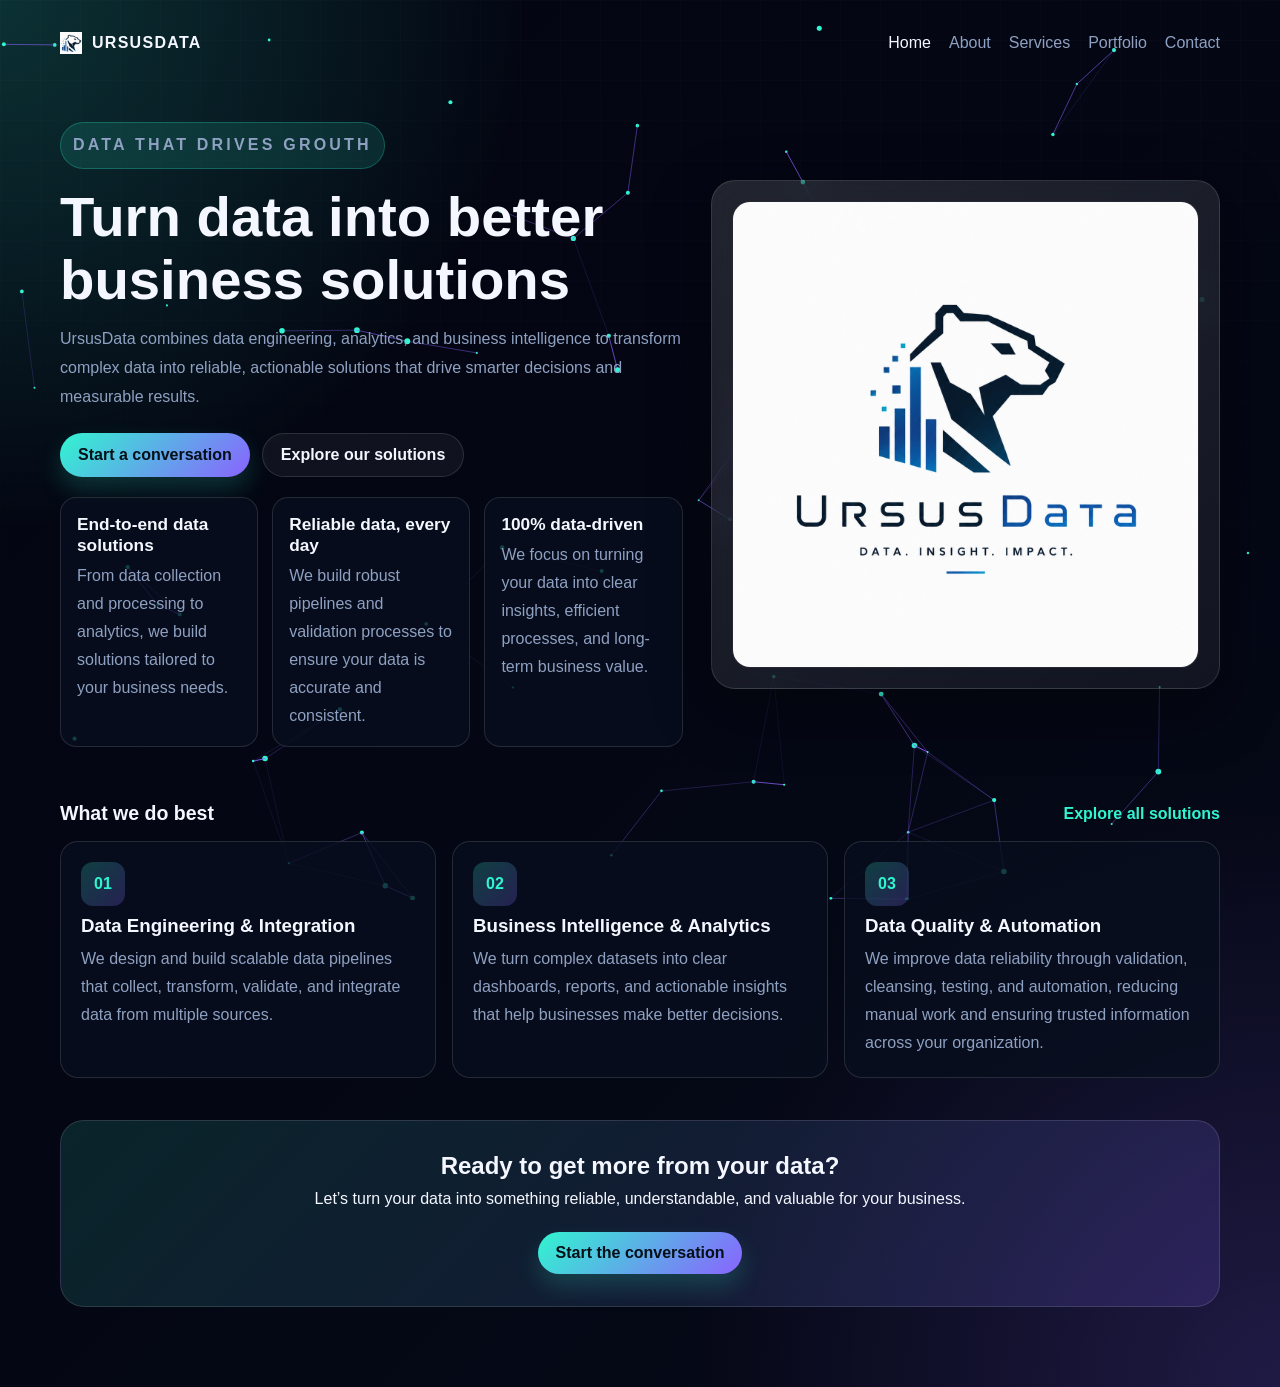
<file: index.html>
<!DOCTYPE html>
<html lang="en">
  <head>
    <link rel="icon" type="image/png" href="assets/icons/UrsusDataIcon.ico">
    <meta charset="UTF-8" />
    <meta name="viewport" content="width=device-width, initial-scale=1.0" />
    <title>UrsusData</title>
    <meta name="description" content="Data That Drives Growth" />
    <link rel="stylesheet" href="css/style.css" />
  </head>
  <body>
    <canvas id="particles"></canvas>

    <div class="page-shell">
      <header class="site-header">
        <a class="brand" href="/">
          <img src="assets/icons/UrsusDataIcon.ico" alt="UrsusData" class="brand-logo">
          UrsusData
        </a>
        <nav class="nav-links">
          <a class="active" href="/">Home</a>
          <a href="/about">About</a>
          <a href="/services">Services</a>
          <a href="/portfolio">Portfolio</a>
          <a href="/contact">Contact</a>
        </nav>
      </header>   

      <section class="hero">
        <div class="fade-up">
          <p class="eyebrow">Data That Drives Grouth</p>
          <h1>Turn data into better business solutions</h1>
          <p class="lead">
            UrsusData combines data engineering, analytics, and business intelligence to transform complex data into reliable, actionable solutions that drive smarter decisions and measurable results.
          </p>
          <div class="actions">
            <a class="btn btn-primary" href="/contact">Start a conversation</a>
            <a class="btn btn-secondary" href="/portfolio">Explore our solutions</a>
          </div>
          <div class="metrics">
            <div class="metric">
              <strong>End-to-end data solutions</strong>
              <p>From data collection and processing to analytics, we build solutions tailored to your business needs.</p>
            </div>
            <div class="metric">
              <strong>Reliable data, every day</strong>
              <p>We build robust pipelines and validation processes to ensure your data is accurate and consistent.</p>
            </div>
            <div class="metric">
              <strong>100% data-driven</strong>
              <p>We focus on turning your data into clear insights, efficient processes, and long-term business value.</p>
            </div>
          </div>
        </div>

        <div class="panel fade-up">
          <div class="panel-window">
            <img src="assets/images/UrsusData.png" alt="Neon digital product preview" />
          </div>
        </div>
      </section>

      <section class="section">
        <div class="section-heading fade-up">
          <h2>What we do best</h2>
          <a href="/services">Explore all solutions</a>
        </div>
        <div class="cards">
          <article class="card fade-up">
            <div class="icon">01</div>
            <h3>Data Engineering & Integration</h3>
            <p>We design and build scalable data pipelines that collect, transform, validate, and integrate data from multiple sources.</p>
          </article>
          <article class="card fade-up">
            <div class="icon">02</div>
            <h3>Business Intelligence & Analytics</h3>
            <p>We turn complex datasets into clear dashboards, reports, and actionable insights that help businesses make better decisions.</p>
          </article>
          <article class="card fade-up">
            <div class="icon">03</div>
            <h3>Data Quality & Automation</h3>
            <p>We improve data reliability through validation, cleansing, testing, and automation, reducing manual work and ensuring trusted information across your organization.</p>
          </article>
        </div>
      </section>

      <section class="cta fade-up">
        <h2>Ready to get more from your data?</h2>
        <p>Let’s turn your data into something reliable, understandable, and valuable for your business.</p>
        <a class="btn btn-primary" href="/contact">Start the conversation</a>
      </section>
    </div>

    <script src="js/script.js"></script>
  </body>
</html>
</file>
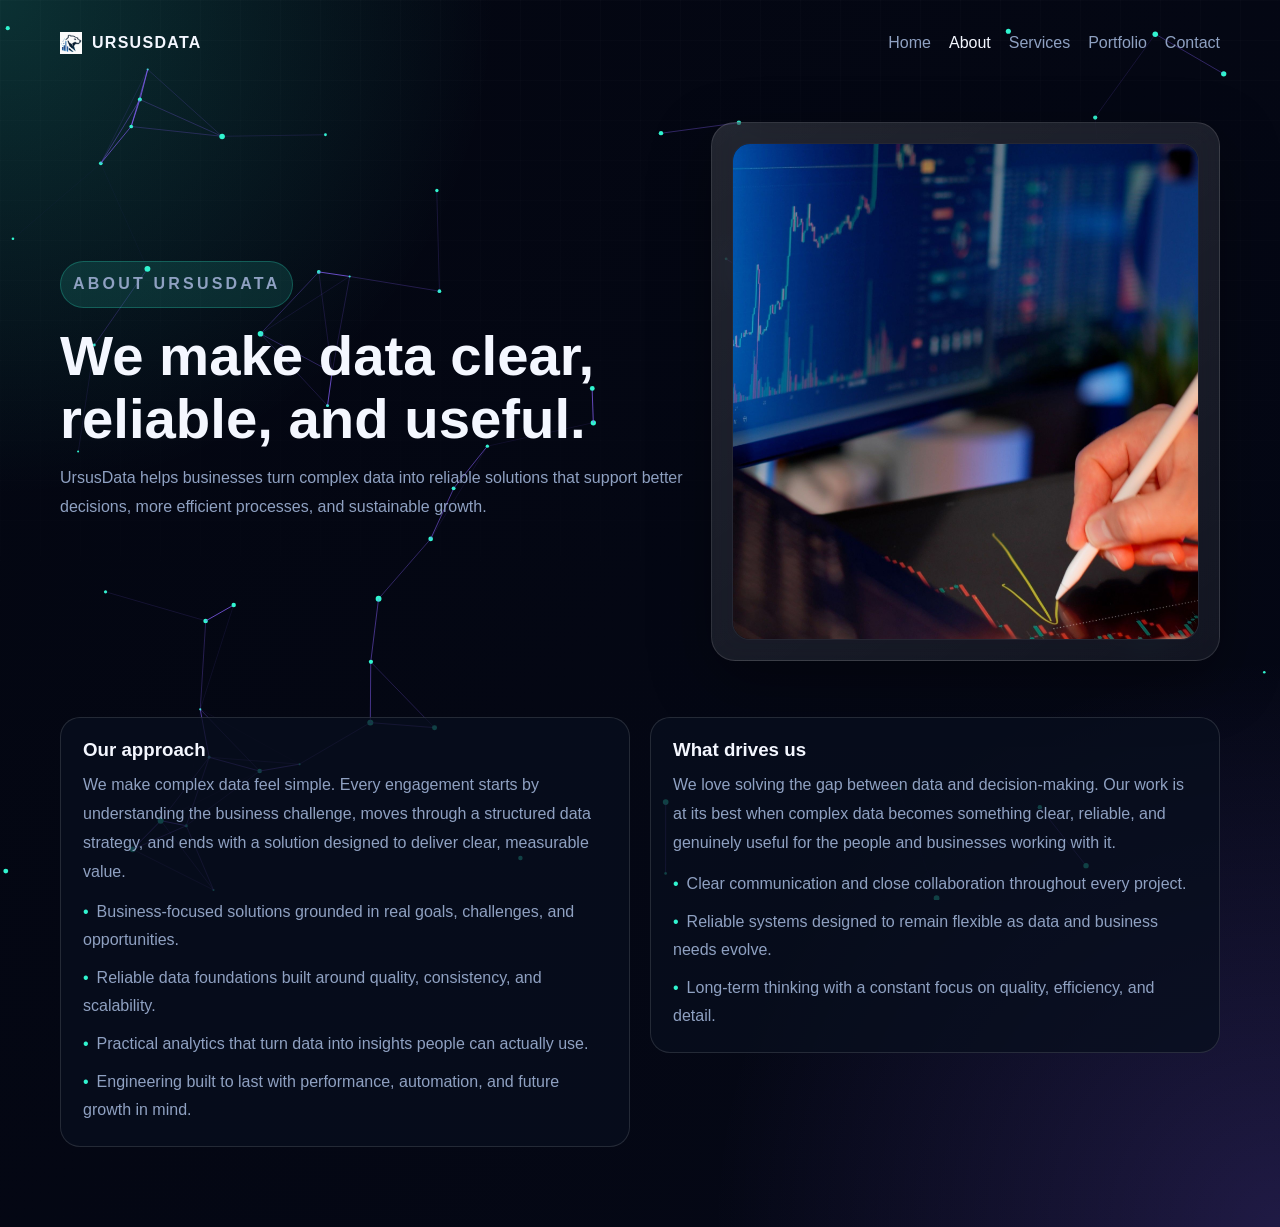
<file: about/index.html>
<!DOCTYPE html>
<html lang="en">
  <head>
    <link rel="icon" type="image/png" href="../assets/icons/UrsusDataIcon.ico">
    <meta charset="UTF-8" />
    <meta name="viewport" content="width=device-width, initial-scale=1.0" />
    <title>About UrsusData</title>
    <meta name="description" content="Learn how UrsusData combines strategy, design, and development in one studio." />
    <link rel="stylesheet" href="../css/style.css" />
  </head>
  <body>
    <canvas id="particles"></canvas>

    <div class="page-shell">
      <header class="site-header">
        <a class="brand" href="/">
          <img src="../assets/icons/UrsusDataIcon.ico" alt="UrsusData" class="brand-logo">
          UrsusData
        </a>
        <nav class="nav-links">
          <a href="/">Home</a>
          <a class="active" href="/about">About</a>
          <a href="/services">Services</a>
          <a href="/portfolio">Portfolio</a>
          <a href="/contact">Contact</a>
        </nav>
      </header>

      <section class="hero">
        <div class="fade-up">
          <p class="eyebrow">About UrsusData</p>
          <h1>We make data clear, reliable, and useful.</h1>
          <p class="lead">
            UrsusData helps businesses turn complex data into reliable solutions that support better decisions, more efficient processes, and sustainable growth.
          </p>
        </div>

        <div class="panel fade-up">
          <div class="panel-window">
            <img src="../assets/images/data.jpg" alt="Data Insights" />
          </div>
        </div>
      </section>

      <section class="section split">
        <div class="block fade-up">
          <h3>Our approach</h3>
          <p class="lead">We make complex data feel simple. Every engagement starts by understanding the business challenge, moves through a structured data strategy, and ends with a solution designed to deliver clear, measurable value.</dp>
          <ul class="list">
            <li>Business-focused solutions grounded in real goals, challenges, and opportunities.</li>
            <li>Reliable data foundations built around quality, consistency, and scalability.</li>
            <li>Practical analytics that turn data into insights people can actually use.</li>
            <li>Engineering built to last with performance, automation, and future growth in mind.</li>
          </ul>
        </div>

        <div class="block fade-up">
          <h3>What drives us</h3>
          <p class="lead">We love solving the gap between data and decision-making. Our work is at its best when complex data becomes something clear, reliable, and genuinely useful for the people and businesses working with it.</p>
          <ul class="list">
            <li>Clear communication and close collaboration throughout every project.</li>
            <li>Reliable systems designed to remain flexible as data and business needs evolve.</li>
            <li>Long-term thinking with a constant focus on quality, efficiency, and detail.</li>
          </ul>
        </div>
      </section>
    </div>

    <script src="../js/script.js"></script>
  </body>
</html>
</file>
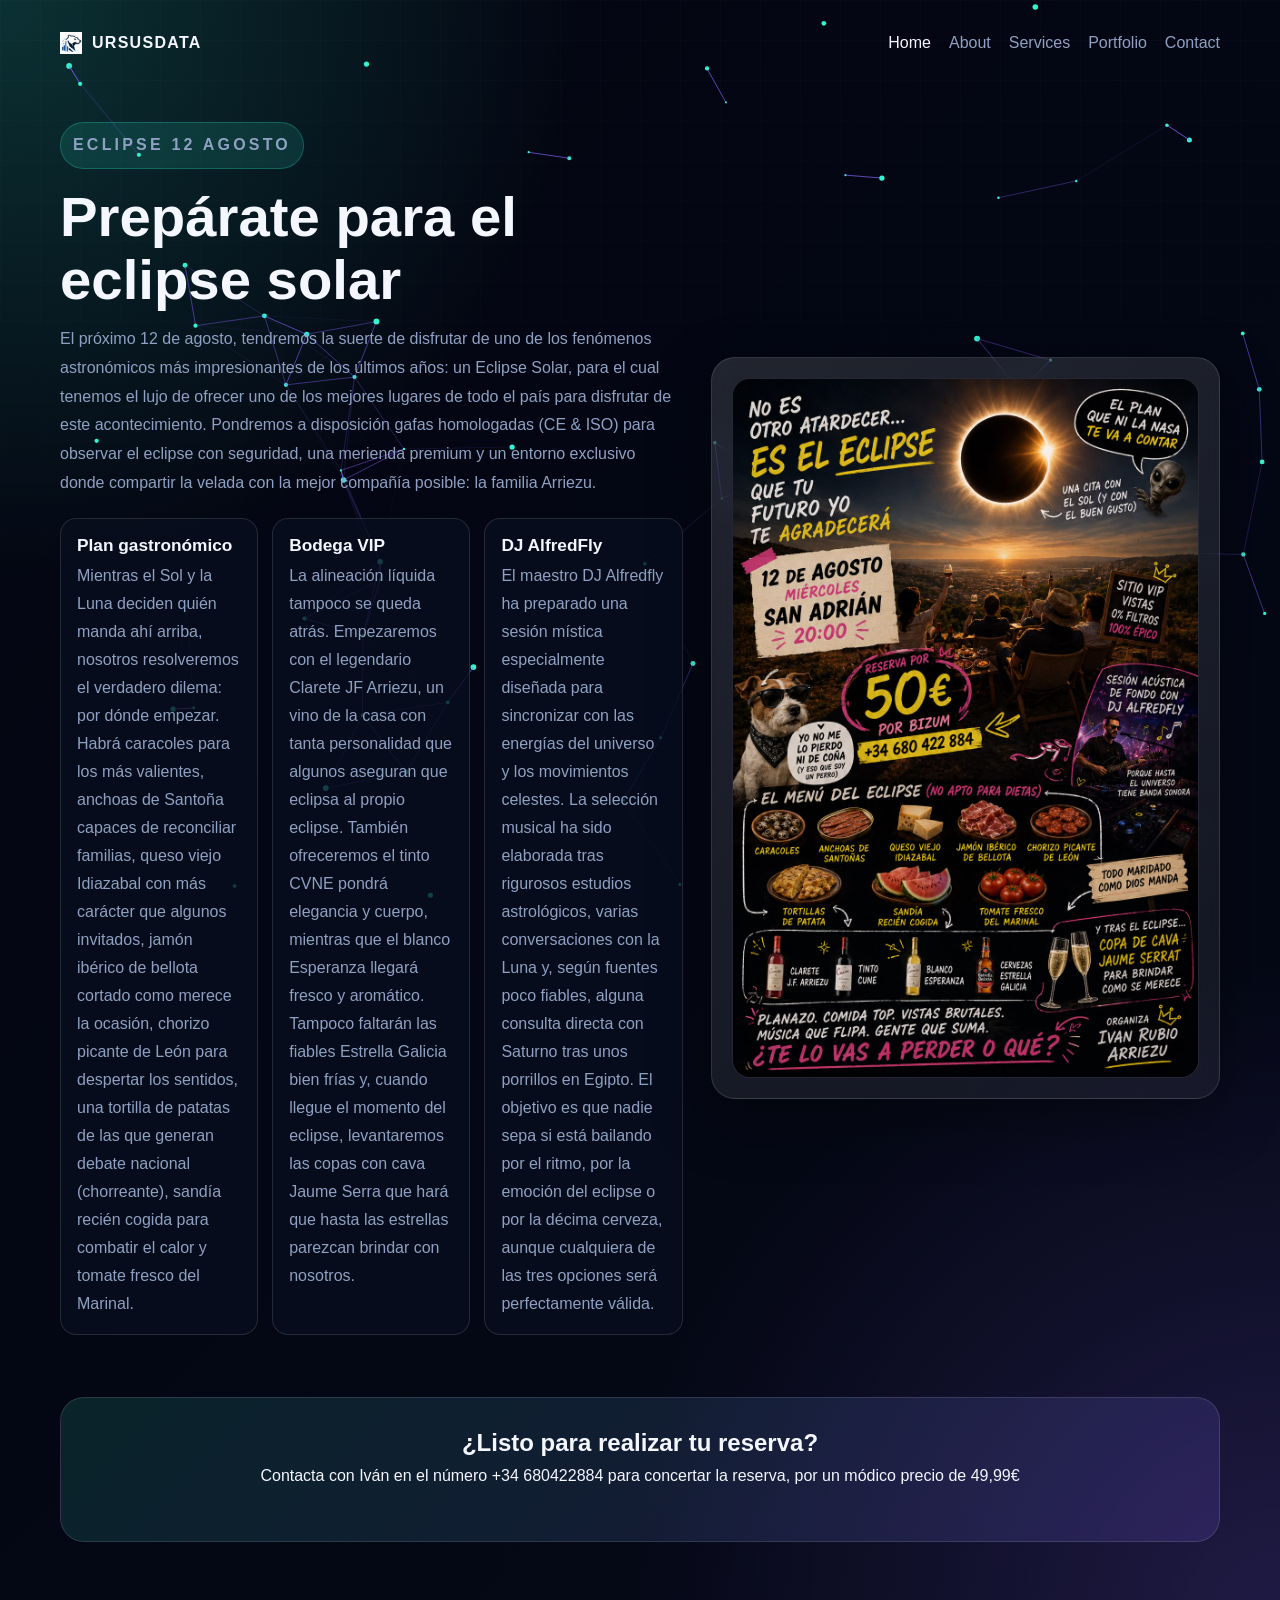
<file: eclipse/index.html>
<!DOCTYPE html>
<html lang="en">
  <head>
    <link rel="icon" type="image/png" href="../assets/icons/UrsusDataIcon.ico">
    <meta charset="UTF-8" />
    <meta name="viewport" content="width=device-width, initial-scale=1.0" />
    <title>UrsusData</title>
    <meta name="description" content="Data That Drives Growth" />
    <link rel="stylesheet" href="../css/style.css" />
  </head>
  <body>
    <canvas id="particles"></canvas>

    <div class="page-shell">
      <header class="site-header">
        <a class="brand" href="/">
          <img src="../assets/icons/UrsusDataIcon.ico" alt="UrsusData" class="brand-logo">
          UrsusData
        </a>
        <nav class="nav-links">
          <a class="active" href="/">Home</a>
          <a href="/about">About</a>
          <a href="/services">Services</a>
          <a href="/portfolio">Portfolio</a>
          <a href="/contact">Contact</a>
        </nav>
      </header>   

      <section class="hero">
        <div class="fade-up">
          <p class="eyebrow">Eclipse 12 Agosto</p>
          <h1>Prepárate para el eclipse solar</h1>
          <p class="lead">
            El próximo 12 de agosto, tendremos la suerte de disfrutar de uno de los fenómenos astronómicos más impresionantes de los últimos años: un Eclipse Solar, para el cual tenemos el lujo de ofrecer uno de los mejores lugares de todo el país para disfrutar de este acontecimiento. Pondremos a disposición gafas homologadas (CE & ISO) para observar el eclipse con seguridad, una merienda premium y un entorno exclusivo donde compartir la velada con la mejor compañía posible: la familia Arriezu.
          </p>
          <div class="metrics">
            <div class="metric">
              <strong>Plan gastronómico</strong>
              <p>Mientras el Sol y la Luna deciden quién manda ahí arriba, nosotros resolveremos el verdadero dilema: por dónde empezar. Habrá caracoles para los más valientes, anchoas de Santoña capaces de reconciliar familias, queso viejo Idiazabal con más carácter que algunos invitados, jamón ibérico de bellota cortado como merece la ocasión, chorizo picante de León para despertar los sentidos, una tortilla de patatas de las que generan debate nacional (chorreante), sandía recién cogida para combatir el calor y tomate fresco del Marinal.</p>
            </div>
            <div class="metric">
              <strong>Bodega VIP</strong>
              <p>La alineación líquida tampoco se queda atrás. Empezaremos con el legendario Clarete JF Arriezu, un vino de la casa con tanta personalidad que algunos aseguran que eclipsa al propio eclipse. También ofreceremos el tinto CVNE pondrá elegancia y cuerpo, mientras que el blanco Esperanza llegará fresco y aromático. Tampoco faltarán las fiables Estrella Galicia bien frías y, cuando llegue el momento del eclipse, levantaremos las copas con cava Jaume Serra que hará que hasta las estrellas parezcan brindar con nosotros.</p>
            </div>
            <div class="metric">
              <strong>DJ AlfredFly</strong>
              <p>El maestro DJ Alfredfly ha preparado una sesión mística especialmente diseñada para sincronizar con las energías del universo y los movimientos celestes. La selección musical ha sido elaborada tras rigurosos estudios astrológicos, varias conversaciones con la Luna y, según fuentes poco fiables, alguna consulta directa con Saturno tras unos porrillos en Egipto. El objetivo es que nadie sepa si está bailando por el ritmo, por la emoción del eclipse o por la décima cerveza, aunque cualquiera de las tres opciones será perfectamente válida.</p>
            </div>
          </div>
        </div>

        <div class="panel fade-up">
          <div class="panel-window">
            <img src="../assets/images/Eclipse.jpeg" alt="Neon digital product preview" />
          </div>
        </div>
      </section>


      <section class="cta fade-up">
        <h2>¿Listo para realizar tu reserva?</h2>
        <p>Contacta con Iván en el número +34 680422884 para concertar la reserva, por un módico precio de 49,99€</p>
      </section>
    </div>

    <script src="../js/script.js"></script>
  </body>
</html>
</file>
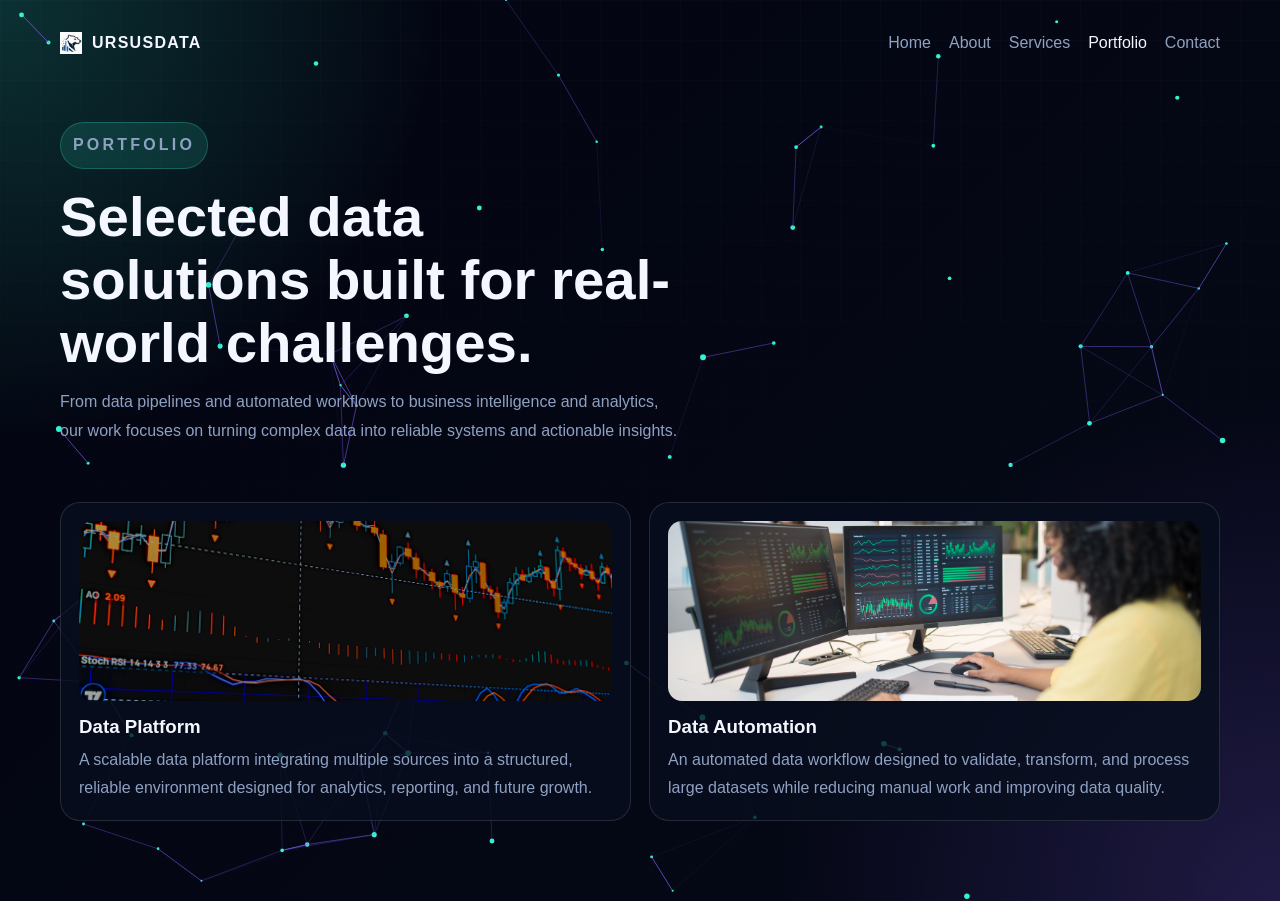
<file: portfolio/index.html>
<!DOCTYPE html>
<html lang="en">
  <head>
    <link rel="icon" type="image/png" href="../assets/icons/UrsusDataIcon.ico">
    <meta charset="UTF-8" />
    <meta name="viewport" content="width=device-width, initial-scale=1.0" />
    <title>UrsusData Portfolio</title>
    <meta name="description" content="See featured work from UrsusData with bold digital storytelling and polished execution." />
    <link rel="stylesheet" href="../css/style.css" />
  </head>
  <body>
    <canvas id="particles"></canvas>

    <div class="page-shell">
      <header class="site-header">
        <a class="brand" href="/">
          <img src="../assets/icons/UrsusDataIcon.ico" alt="UrsusData" class="brand-logo">
          UrsusData
        </a>
        <nav class="nav-links">
          <a href="/">Home</a>
          <a href="/about">About</a>
          <a href="/services">Services</a>
          <a class="active" href="/portfolio">Portfolio</a>
          <a href="/contact">Contact</a>
        </nav>
      </header>

      <section class="hero">
        <div class="fade-up">
          <p class="eyebrow">Portfolio</p>
          <h1>Selected data solutions built for real-world challenges.</h1>
          <p class="lead">From data pipelines and automated workflows to business intelligence and analytics, our work focuses on turning complex data into reliable systems and actionable insights.</p>
        </div>
      </section>

      <section class="section project-grid">
        <article class="project-card fade-up">
          <img src="../assets/images/horizontal1.jpg" alt="Portfolio project preview" />
          <h3>Data Platform</h3>
          <p>A scalable data platform integrating multiple sources into a structured, reliable environment designed for analytics, reporting, and future growth.</p>
        </article>

        <article class="project-card fade-up">
          <img src="../assets/images/horizontal2.jpg" alt="Portfolio project preview" />
          <h3>Data Automation</h3>
          <p>An automated data workflow designed to validate, transform, and process large datasets while reducing manual work and improving data quality.</p>
        </article>
      </section>
    </div>

    <script src="../js/script.js"></script>
  </body>
</html>
</file>
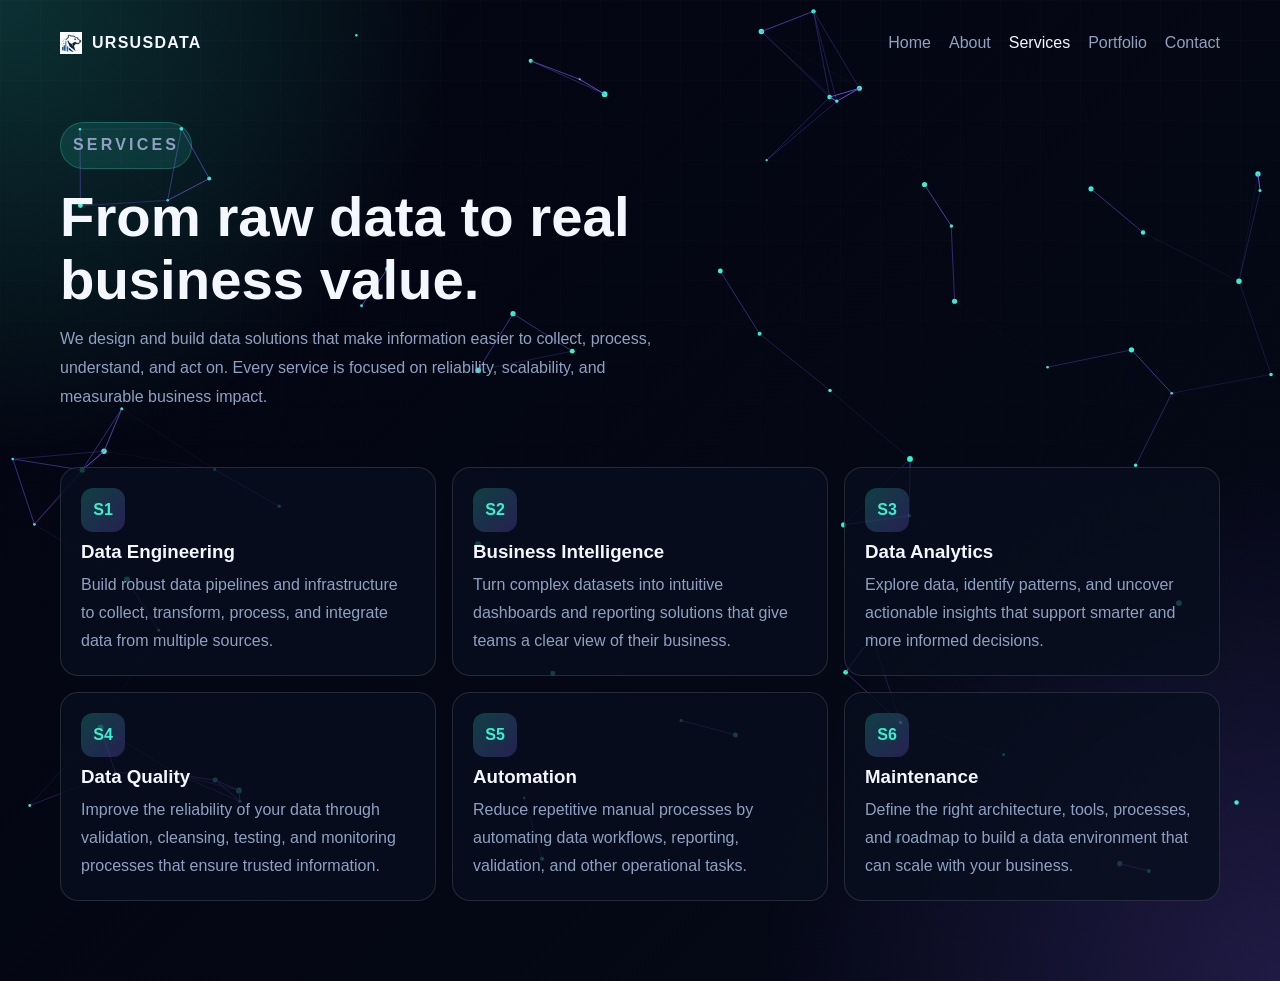
<file: services/index.html>
<!DOCTYPE html>
<html lang="en">
  <head>
    <link rel="icon" type="image/png" href="assets/icons/UrsusDataIcon.ico">
    <meta charset="UTF-8" />
    <meta name="viewport" content="width=device-width, initial-scale=1.0" />
    <title>UrsusData Services</title>
    <meta name="description" content="Explore the services UrsusData offers for design, development, and digital growth." />
    <link rel="stylesheet" href="../css/style.css" />
  </head>
  <body>
    <canvas id="particles"></canvas>

    <div class="page-shell">
      <header class="site-header">
        <a class="brand" href="/">
          <img src="../assets/icons/UrsusDataIcon.ico" alt="UrsusData" class="brand-logo">
          UrsusData
        </a>
        <nav class="nav-links">
          <a href="/">Home</a>
          <a href="/about">About</a>
          <a class="active" href="/services">Services</a>
          <a href="/portfolio">Portfolio</a>
          <a href="/contact">Contact</a>
        </nav>
      </header>

      <section class="hero">
        <div class="fade-up">
          <p class="eyebrow">Services</p>
          <h1>From raw data to real business value.</h1>
          <p class="lead">We design and build data solutions that make information easier to collect, process, understand, and act on. Every service is focused on reliability, scalability, and measurable business impact.</p>
        </div>
      </section>

      <section class="section cards">
        <article class="card fade-up">
          <div class="icon">S1</div>
          <h3>Data Engineering</h3>
          <p>Build robust data pipelines and infrastructure to collect, transform, process, and integrate data from multiple sources.</p>
        </article>
        <article class="card fade-up">
          <div class="icon">S2</div>
          <h3>Business Intelligence</h3>
          <p>Turn complex datasets into intuitive dashboards and reporting solutions that give teams a clear view of their business.</p>
        </article>
        <article class="card fade-up">
          <div class="icon">S3</div>
          <h3>Data Analytics</h3>
          <p>Explore data, identify patterns, and uncover actionable insights that support smarter and more informed decisions.</p>
        </article>
        <article class="card fade-up">
          <div class="icon">S4</div>
          <h3>Data Quality</h3>
          <p>Improve the reliability of your data through validation, cleansing, testing, and monitoring processes that ensure trusted information.</p>
        </article>
        <article class="card fade-up">
          <div class="icon">S5</div>
          <h3>Automation</h3>
          <p>Reduce repetitive manual processes by automating data workflows, reporting, validation, and other operational tasks.</p>
        </article>
        <article class="card fade-up">
          <div class="icon">S6</div>
          <h3>Maintenance</h3>
          <p>Define the right architecture, tools, processes, and roadmap to build a data environment that can scale with your business.</p>
        </article>
      </section>
    </div>

    <script src="../js/script.js"></script>
  </body>
</html>
</file>
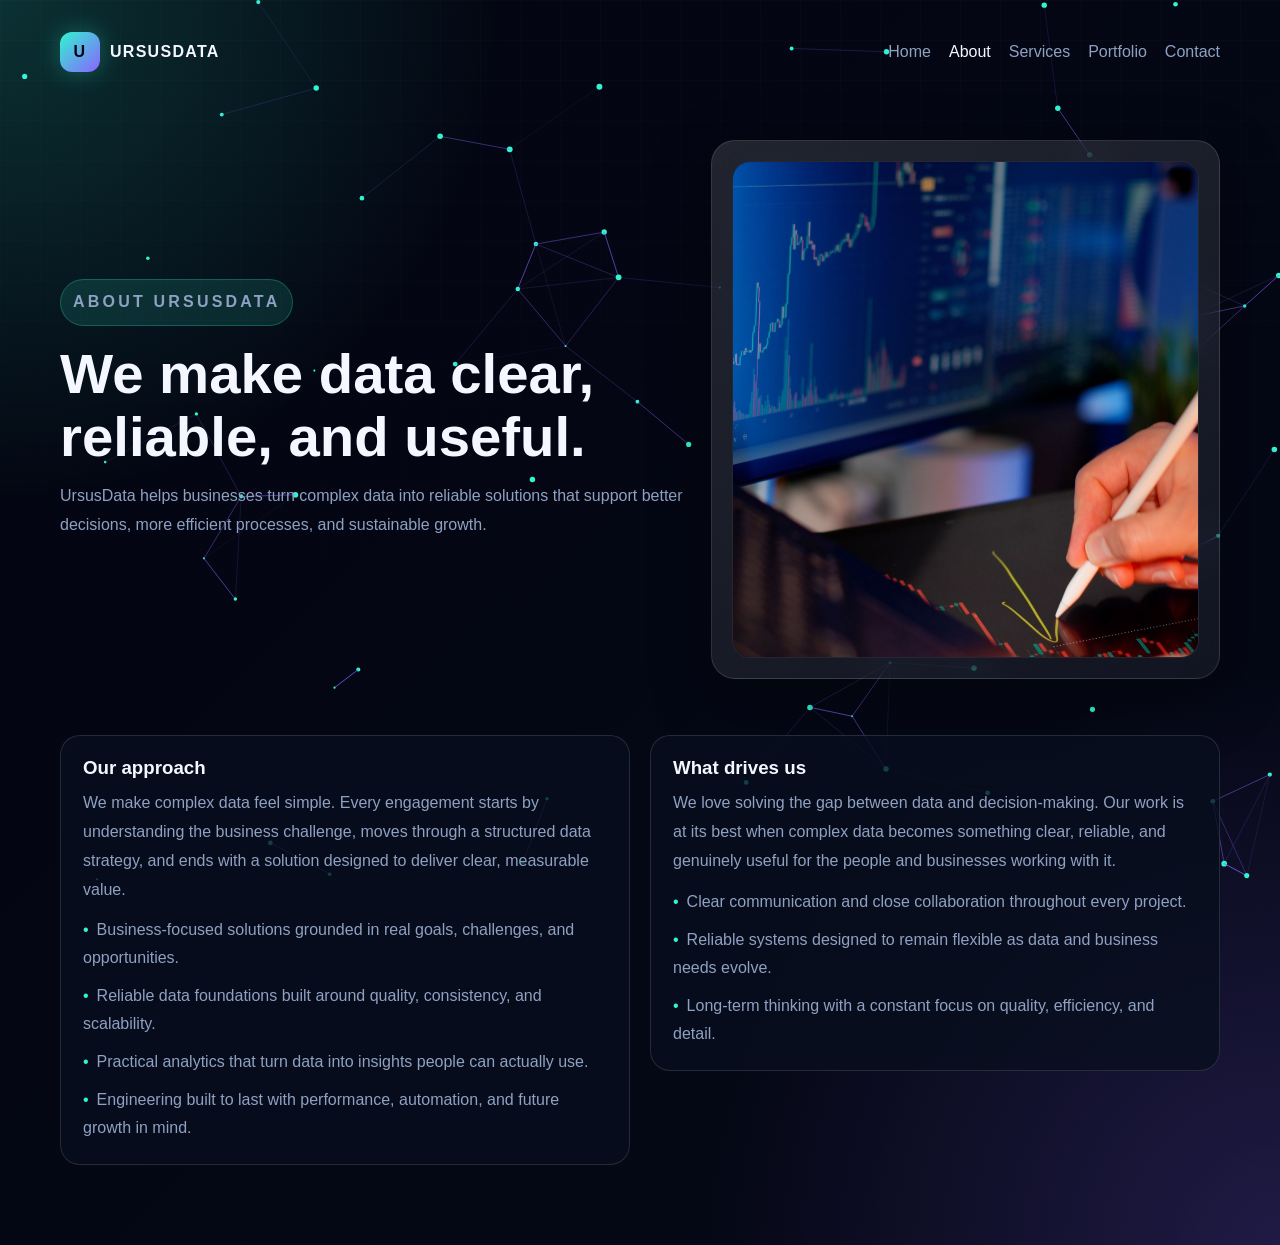
<file: about.html>
<!DOCTYPE html>
<html lang="en">
  <head>
    <link rel="icon" type="image/png" href="assets/icons/UrsusDataIcon.ico">
    <meta charset="UTF-8" />
    <meta name="viewport" content="width=device-width, initial-scale=1.0" />
    <title>About UrsusData</title>
    <meta name="description" content="Learn how UrsusData combines strategy, design, and development in one studio." />
    <link rel="stylesheet" href="css/style.css" />
  </head>
  <body>
    <canvas id="particles"></canvas>

    <div class="page-shell">
      <header class="site-header">
        <a class="brand" href="index.html"><span class="brand-mark">U</span> UrsusData</a>
        <nav class="nav-links">
          <a href="index.html">Home</a>
          <a class="active" href="about.html">About</a>
          <a href="services.html">Services</a>
          <a href="portfolio.html">Portfolio</a>
          <a href="contact.html">Contact</a>
        </nav>
      </header>

      <section class="hero">
        <div class="fade-up">
          <p class="eyebrow">About UrsusData</p>
          <h1>We make data clear, reliable, and useful.</h1>
          <p class="lead">
            UrsusData helps businesses turn complex data into reliable solutions that support better decisions, more efficient processes, and sustainable growth.
          </p>
        </div>

        <div class="panel fade-up">
          <div class="panel-window">
            <img src="assets/images/data.jpg" alt="Data Insights" />
          </div>
        </div>
      </section>

      <section class="section split">
        <div class="block fade-up">
          <h3>Our approach</h3>
          <p class="lead">We make complex data feel simple. Every engagement starts by understanding the business challenge, moves through a structured data strategy, and ends with a solution designed to deliver clear, measurable value.</p>
          <ul class="list">
            <li>Business-focused solutions grounded in real goals, challenges, and opportunities.</li>
            <li>Reliable data foundations built around quality, consistency, and scalability.</li>
            <li>Practical analytics that turn data into insights people can actually use.</li>
            <li>Engineering built to last with performance, automation, and future growth in mind.</li>
          </ul>
        </div>

        <div class="block fade-up">
          <h3>What drives us</h3>
          <p class="lead">We love solving the gap between data and decision-making. Our work is at its best when complex data becomes something clear, reliable, and genuinely useful for the people and businesses working with it.</p>
          <ul class="list">
            <li>Clear communication and close collaboration throughout every project.</li>
            <li>Reliable systems designed to remain flexible as data and business needs evolve.</li>
            <li>Long-term thinking with a constant focus on quality, efficiency, and detail.</li>
          </ul>
        </div>
      </section>
    </div>

    <script src="js/script.js"></script>
  </body>
</html>
</file>
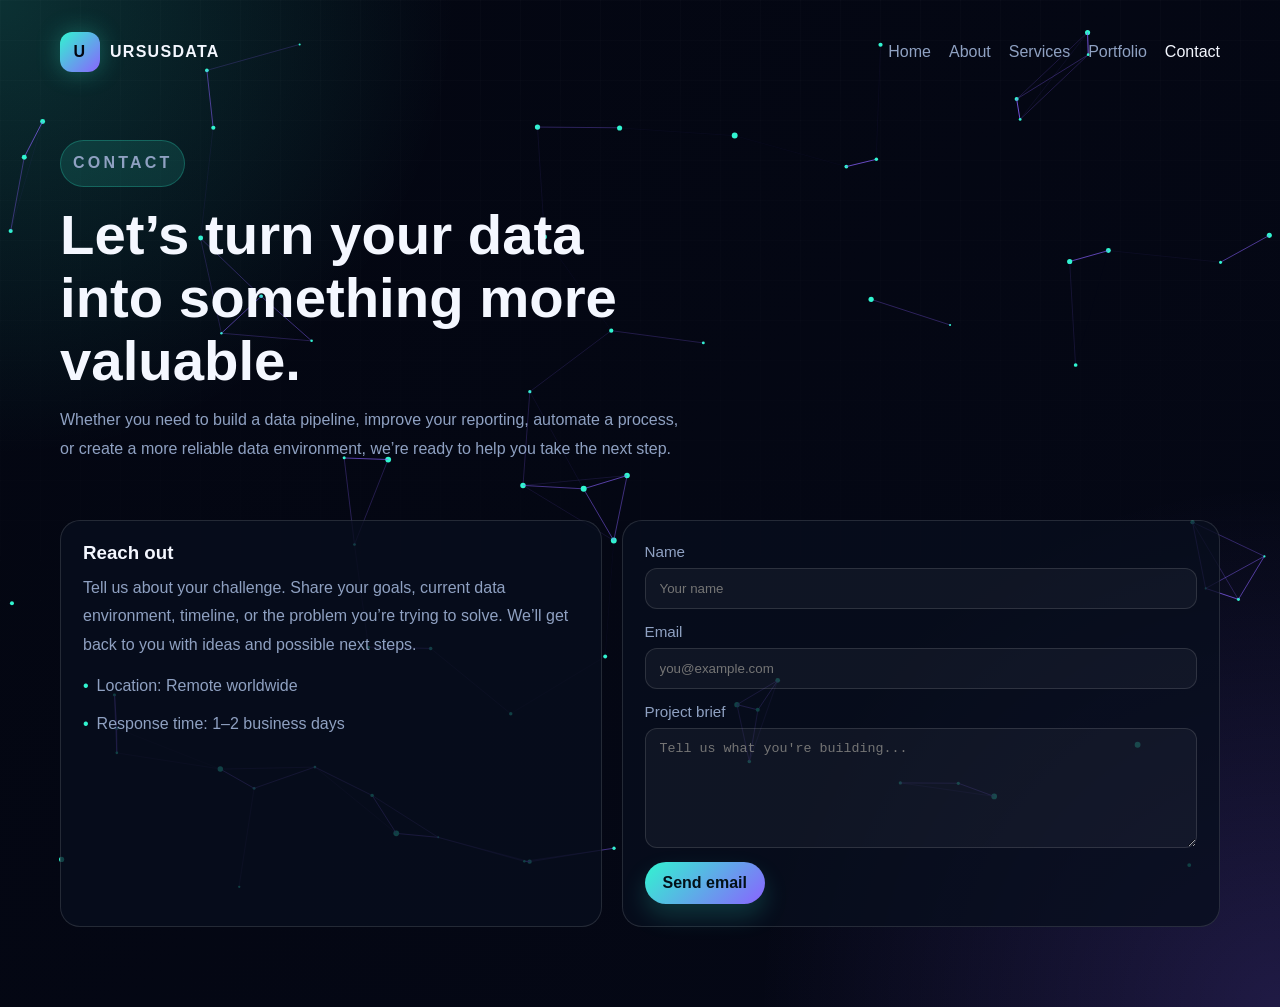
<file: contact.html>
<!DOCTYPE html>
<html lang="en">
  <head>
    <link rel="icon" type="image/png" href="assets/icons/UrsusDataIcon.ico">
    <meta charset="UTF-8" />
    <meta name="viewport" content="width=device-width, initial-scale=1.0" />
    <title>Contact UrsusData</title>
    <meta name="description" content="Get in touch with UrsusData for a new website, product launch, or digital refresh." />
    <link rel="stylesheet" href="css/style.css" />
  </head>
  <body>
    <canvas id="particles"></canvas>

    <div class="page-shell">
      <header class="site-header">
        <a class="brand" href="index.html"><span class="brand-mark">U</span> UrsusData</a>
        <nav class="nav-links">
          <a href="index.html">Home</a>
          <a href="about.html">About</a>
          <a href="services.html">Services</a>
          <a href="portfolio.html">Portfolio</a>
          <a class="active" href="contact.html">Contact</a>
        </nav>
      </header>

      <section class="hero">
        <div class="fade-up">
          <p class="eyebrow">Contact</p>
          <h1>Let’s turn your data into something more valuable.</h1>
          <p class="lead">Whether you need to build a data pipeline, improve your reporting, automate a process, or create a more reliable data environment, we’re ready to help you take the next step.</p>
        </div>
      </section>

      <section class="section contact-grid">
        <div class="block fade-up">
          <h3>Reach out</h3>
          <p class="lead">Tell us about your challenge. Share your goals, current data environment, timeline, or the problem you’re trying to solve. We’ll get back to you with ideas and possible next steps.</p>
          <ul class="list">
            <li>Location: Remote worldwide</li>
            <li>Response time: 1–2 business days</li>
          </ul>
        </div>

        <div class="block fade-up">
          <form>
            <div class="form-group">
              <label for="name">Name</label>
              <input id="name" type="text" placeholder="Your name" />
            </div>
            <div class="form-group">
              <label for="email">Email</label>
              <input id="email" type="email" placeholder="you@example.com" />
            </div>
            <div class="form-group">
              <label for="message">Project brief</label>
              <textarea id="message" placeholder="Tell us what you're building..."></textarea>
            </div>
            <a class="btn btn-primary" href="mailto:ivanrubioar@gmail.com">Send email</a>
          </form>
        </div>
      </section>
    </div>

    <script src="js/script.js"></script>
  </body>
</html>
</file>
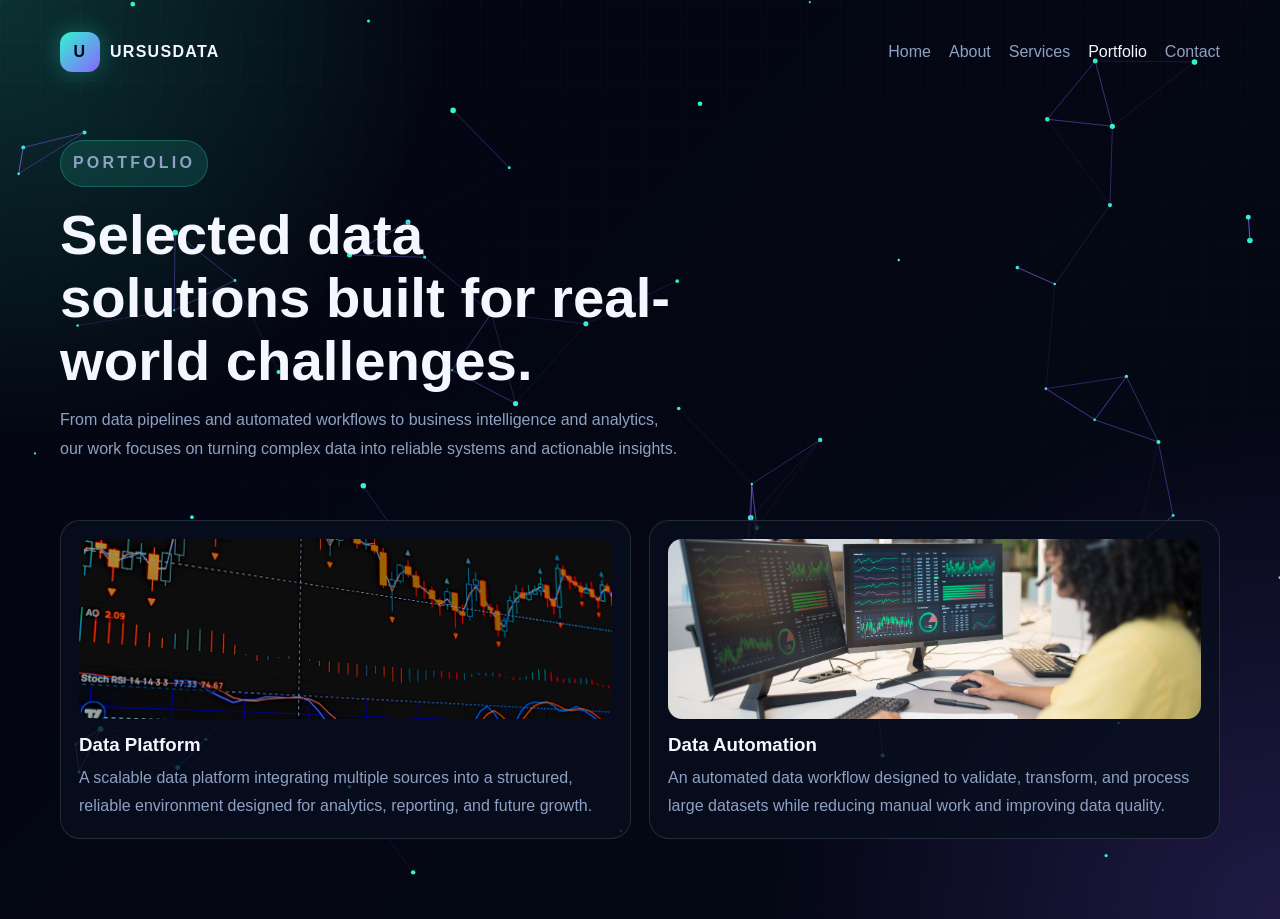
<file: portfolio.html>
<!DOCTYPE html>
<html lang="en">
  <head>
    <link rel="icon" type="image/png" href="assets/icons/UrsusDataIcon.ico">
    <meta charset="UTF-8" />
    <meta name="viewport" content="width=device-width, initial-scale=1.0" />
    <title>UrsusData Portfolio</title>
    <meta name="description" content="See featured work from UrsusData with bold digital storytelling and polished execution." />
    <link rel="stylesheet" href="css/style.css" />
  </head>
  <body>
    <canvas id="particles"></canvas>

    <div class="page-shell">
      <header class="site-header">
        <a class="brand" href="index.html"><span class="brand-mark">U</span> UrsusData</a>
        <nav class="nav-links">
          <a href="index.html">Home</a>
          <a href="about.html">About</a>
          <a href="services.html">Services</a>
          <a class="active" href="portfolio.html">Portfolio</a>
          <a href="contact.html">Contact</a>
        </nav>
      </header>

      <section class="hero">
        <div class="fade-up">
          <p class="eyebrow">Portfolio</p>
          <h1>Selected data solutions built for real-world challenges.</h1>
          <p class="lead">From data pipelines and automated workflows to business intelligence and analytics, our work focuses on turning complex data into reliable systems and actionable insights.</p>
        </div>
      </section>

      <section class="section project-grid">
        <article class="project-card fade-up">
          <img src="assets/images/horizontal1.jpg" alt="Portfolio project preview" />
          <h3>Data Platform</h3>
          <p>A scalable data platform integrating multiple sources into a structured, reliable environment designed for analytics, reporting, and future growth.</p>
        </article>

        <article class="project-card fade-up">
          <img src="assets/images/horizontal2.jpg" alt="Portfolio project preview" />
          <h3>Data Automation</h3>
          <p>An automated data workflow designed to validate, transform, and process large datasets while reducing manual work and improving data quality.</p>
        </article>
      </section>
    </div>

    <script src="js/script.js"></script>
  </body>
</html>
</file>
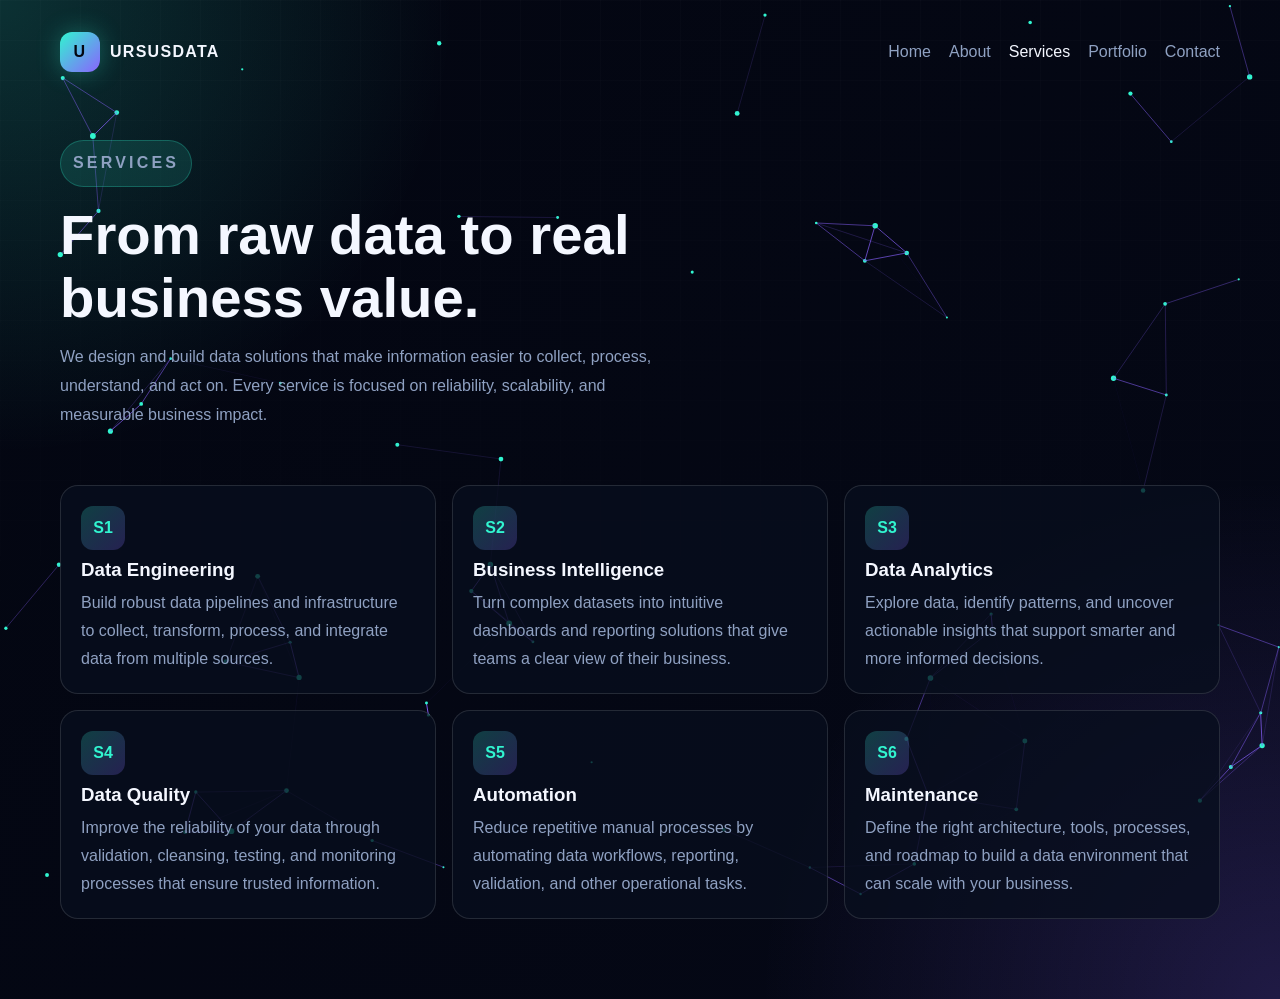
<file: services.html>
<!DOCTYPE html>
<html lang="en">
  <head>
    <link rel="icon" type="image/png" href="assets/icons/UrsusDataIcon.ico">
    <meta charset="UTF-8" />
    <meta name="viewport" content="width=device-width, initial-scale=1.0" />
    <title>UrsusData Services</title>
    <meta name="description" content="Explore the services UrsusData offers for design, development, and digital growth." />
    <link rel="stylesheet" href="css/style.css" />
  </head>
  <body>
    <canvas id="particles"></canvas>

    <div class="page-shell">
      <header class="site-header">
        <a class="brand" href="index.html"><span class="brand-mark">U</span> UrsusData</a>
        <nav class="nav-links">
          <a href="index.html">Home</a>
          <a href="about.html">About</a>
          <a class="active" href="services.html">Services</a>
          <a href="portfolio.html">Portfolio</a>
          <a href="contact.html">Contact</a>
        </nav>
      </header>

      <section class="hero">
        <div class="fade-up">
          <p class="eyebrow">Services</p>
          <h1>From raw data to real business value.</h1>
          <p class="lead">We design and build data solutions that make information easier to collect, process, understand, and act on. Every service is focused on reliability, scalability, and measurable business impact.</p>
        </div>
      </section>

      <section class="section cards">
        <article class="card fade-up">
          <div class="icon">S1</div>
          <h3>Data Engineering</h3>
          <p>Build robust data pipelines and infrastructure to collect, transform, process, and integrate data from multiple sources.</p>
        </article>
        <article class="card fade-up">
          <div class="icon">S2</div>
          <h3>Business Intelligence</h3>
          <p>Turn complex datasets into intuitive dashboards and reporting solutions that give teams a clear view of their business.</p>
        </article>
        <article class="card fade-up">
          <div class="icon">S3</div>
          <h3>Data Analytics</h3>
          <p>Explore data, identify patterns, and uncover actionable insights that support smarter and more informed decisions.</p>
        </article>
        <article class="card fade-up">
          <div class="icon">S4</div>
          <h3>Data Quality</h3>
          <p>Improve the reliability of your data through validation, cleansing, testing, and monitoring processes that ensure trusted information.</p>
        </article>
        <article class="card fade-up">
          <div class="icon">S5</div>
          <h3>Automation</h3>
          <p>Reduce repetitive manual processes by automating data workflows, reporting, validation, and other operational tasks.</p>
        </article>
        <article class="card fade-up">
          <div class="icon">S6</div>
          <h3>Maintenance</h3>
          <p>Define the right architecture, tools, processes, and roadmap to build a data environment that can scale with your business.</p>
        </article>
      </section>
    </div>

    <script src="js/script.js"></script>
  </body>
</html>
</file>
<file: css/style.css>
:root {
  --bg: #050816;
  --bg-soft: #091120;
  --surface: rgba(8, 15, 30, 0.78);
  --surface-strong: rgba(14, 26, 46, 0.95);
  --text: #f4f7ff;
  --muted: #8fa1c2;
  --accent: #31f5d0;
  --accent-2: #8a63ff;
  --accent-3: #ff4db8;
  --border: rgba(255, 255, 255, 0.12);
  --shadow: 0 20px 60px rgba(0, 0, 0, 0.35);
}

* { box-sizing: border-box; margin: 0; padding: 0; }
html { scroll-behavior: smooth; }

body {
  font-family: Inter, "Segoe UI", Roboto, Arial, sans-serif;
  color: var(--text);
  background:
    radial-gradient(circle at top left, rgba(49,245,208,0.18), transparent 28%),
    radial-gradient(circle at bottom right, rgba(138,99,255,0.20), transparent 32%),
    linear-gradient(135deg, #030611 0%, var(--bg) 100%);
  min-height: 100vh;
  overflow-x: hidden;
}

body::before {
  content: "";
  position: fixed;
  inset: 0;
  background-image:
    linear-gradient(rgba(255,255,255,0.025) 1px, transparent 1px),
    linear-gradient(90deg, rgba(255,255,255,0.025) 1px, transparent 1px);
  background-size: 40px 40px;
  mask-image: linear-gradient(to bottom, rgba(0,0,0,0.65), transparent);
  pointer-events: none;
  z-index: 0;
}

canvas#particles {
  position: fixed;
  inset: 0;
  width: 100%;
  height: 100%;
  z-index: 0;
  pointer-events: none;
}

.page-shell {
  position: relative;
  z-index: 1;
  max-width: 1200px;
  margin: 0 auto;
  padding: 24px 20px 80px;
}

.site-header {
  display: flex;
  justify-content: space-between;
  align-items: center;
  padding: 8px 0 24px;
  gap: 16px;
}

.brand {
  display: inline-flex;
  align-items: center;
  gap: 10px;
  font-weight: 800;
  letter-spacing: 0.08em;
  text-transform: uppercase;
  color: var(--text);
  text-decoration: none;
}

.brand-mark {
  display: grid;
  place-items: center;
  width: 40px;
  height: 40px;
  border-radius: 12px;
  background: linear-gradient(135deg, var(--accent), var(--accent-2));
  color: #030611;
  font-weight: 900;
  box-shadow: 0 0 24px rgba(49,245,208,0.3);
}

.brand-logo {
  width: 22px;
  height: 22px;
  object-fit: contain;
  display: block;
}

.nav-links {
  display: flex;
  flex-wrap: wrap;
  gap: 18px;
}

.nav-links a {
  color: var(--muted);
  text-decoration: none;
  transition: color 0.25s ease;
}

.nav-links a:hover,
.nav-links a.active {
  color: var(--text);
}

.hero {
  display: grid;
  grid-template-columns: 1.1fr 0.9fr;
  gap: 28px;
  align-items: center;
  padding: 44px 0 20px;
}

.eyebrow {
  display: inline-block;
  padding: 8px 12px;
  border: 1px solid rgba(49,245,208,0.24);
  border-radius: 999px;
  background: rgba(49,245,208,0.12);
  color: var(--accent);
  font-size: 0.8rem;
  font-weight: 700;
  letter-spacing: 0.2em;
  text-transform: uppercase;
  margin-bottom: 16px;
}

h1, h2, h3 {
  line-height: 1.12;
}

.hero h1 {
  font-size: clamp(2.3rem, 4.4vw, 3.8rem);
  margin-bottom: 14px;
}

.hero p,
.lead {
  color: var(--muted);
  line-height: 1.8;
  font-size: 1rem;
}

.actions {
  display: flex;
  flex-wrap: wrap;
  gap: 12px;
  margin-top: 22px;
}

.btn {
  display: inline-flex;
  align-items: center;
  justify-content: center;
  padding: 12px 18px;
  border-radius: 999px;
  text-decoration: none;
  font-weight: 700;
  transition: transform 0.25s ease, box-shadow 0.25s ease, border-color 0.25s ease;
}

.btn:hover {
  transform: translateY(-2px);
}

.btn-primary {
  color: #031018;
  background: linear-gradient(135deg, var(--accent), var(--accent-2));
  box-shadow: 0 12px 24px rgba(49,245,208,0.18);
}

.btn-secondary {
  color: var(--text);
  background: rgba(255,255,255,0.05);
  border: 1px solid var(--border);
}

.panel {
  padding: 20px;
  border-radius: 24px;
  background: linear-gradient(145deg, rgba(255,255,255,0.12), rgba(255,255,255,0.06));
  border: 1px solid var(--border);
  box-shadow: var(--shadow);
  backdrop-filter: blur(16px);
}

.panel-window {
  border-radius: 18px;
  overflow: hidden;
  border: 1px solid var(--border);
  background: rgba(4, 8, 20, 0.85);
}

.panel-window img {
  display: block;
  width: 100%;
  height: auto;
}

.section {
  margin-top: 36px;
}

.section-heading {
  display: flex;
  justify-content: space-between;
  align-items: center;
  margin-bottom: 16px;
}

.section-heading h2 {
  font-size: 1.22rem;
}

.section-heading a {
  color: var(--accent);
  text-decoration: none;
  font-weight: 600;
}

.cards {
  display: grid;
  gap: 16px;
  grid-template-columns: repeat(3, minmax(0, 1fr));
}

.card {
  padding: 20px;
  border-radius: 18px;
  background: var(--surface);
  border: 1px solid var(--border);
  transition: transform 0.25s ease, border-color 0.25s ease;
}

.card:hover {
  transform: translateY(-4px);
  border-color: rgba(49,245,208,0.35);
}

.card h3 {
  margin: 10px 0 8px;
}

.card p,
.metric p,
.list li,
.footer-note {
  color: var(--muted);
  line-height: 1.75;
}

.icon {
  width: 44px;
  height: 44px;
  border-radius: 12px;
  display: grid;
  place-items: center;
  font-weight: 800;
  background: linear-gradient(135deg, rgba(49,245,208,0.22), rgba(138,99,255,0.24));
  color: var(--accent);
}

.metrics {
  display: grid;
  gap: 14px;
  grid-template-columns: repeat(3, minmax(0, 1fr));
  margin-top: 20px;
}

.metric {
  padding: 16px;
  border-radius: 16px;
  background: var(--surface);
  border: 1px solid var(--border);
}

.metric strong {
  display: block;
  font-size: 1.08rem;
  margin-bottom: 6px;
}

.split {
  display: grid;
  grid-template-columns: 1fr 1fr;
  gap: 20px;
  align-items: start;
}

.block {
  padding: 22px;
  border-radius: 20px;
  background: var(--surface);
  border: 1px solid var(--border);
}

.block h3 {
  margin-bottom: 10px;
}

.list {
  list-style: none;
  display: grid;
  gap: 10px;
  margin-top: 12px;
}

.list li::before {
  content: "•";
  color: var(--accent);
  margin-right: 8px;
}

.project-grid {
  display: grid;
  gap: 18px;
  grid-template-columns: repeat(2, minmax(0, 1fr));
}

.project-card {
  padding: 18px;
  border-radius: 20px;
  background: var(--surface);
  border: 1px solid var(--border);
}

.project-card img {
  width: 100%;
  height: 180px;
  object-fit: cover;
  border-radius: 14px;
  margin-bottom: 12px;
}

.project-card p {
  color: var(--muted);
  line-height: 1.75;
  margin-top: 8px;
}

.contact-grid {
  display: grid;
  grid-template-columns: 0.95fr 1.05fr;
  gap: 20px;
}

.form-group {
  display: grid;
  gap: 8px;
  margin-bottom: 14px;
}

label {
  color: var(--muted);
  font-size: 0.95rem;
}

input, textarea {
  width: 100%;
  padding: 12px 14px;
  border-radius: 12px;
  border: 1px solid var(--border);
  background: rgba(255,255,255,0.04);
  color: var(--text);
}

input:focus, textarea:focus {
  outline: 1px solid rgba(49,245,208,0.3);
  border-color: rgba(49,245,208,0.25);
}

textarea {
  min-height: 120px;
  resize: vertical;
}

.cta {
  text-align: center;
  margin-top: 42px;
  padding: 32px 20px;
  border-radius: 24px;
  background: linear-gradient(135deg, rgba(49,245,208,0.12), rgba(138,99,255,0.16));
  border: 1px solid var(--border);
}

.cta h2 {
  margin-bottom: 10px;
}

.cta p {
  margin-bottom: 24px;
}

.cta .btn {
  display: inline-block;
}

.fade-up {
  opacity: 0;
  transform: translateY(22px);
  transition: opacity 0.7s ease, transform 0.7s ease;
}

.fade-up.visible {
  opacity: 1;
  transform: translateY(0);
}

button.btn {
  cursor: pointer;
}


@media (max-width: 900px) {
  .hero, .split, .contact-grid {
    grid-template-columns: 1fr;
  }
  .cards, .project-grid, .metrics {
    grid-template-columns: 1fr;
  }
}

@media (max-width: 640px) {
  .page-shell { padding: 16px 14px 60px; }
  .site-header { flex-direction: column; align-items: flex-start; }
  .hero { padding-top: 20px; }
  .actions { flex-direction: column; align-items: stretch; }
  .btn { width: 100%; }
}
</file>
